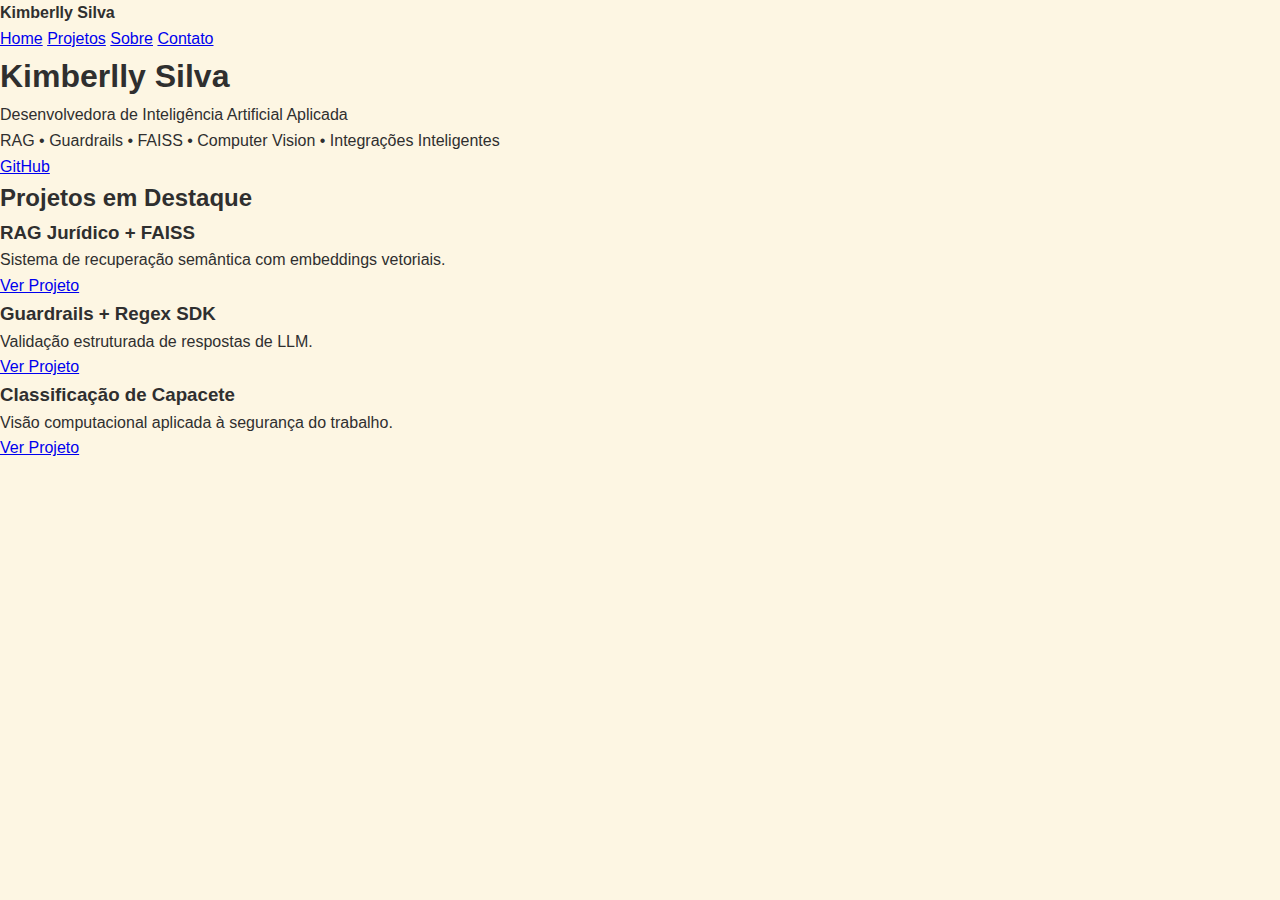
<file: index.html>
<!DOCTYPE html>
<html lang="pt-br">
<head>
<meta charset="UTF-8">
<title>Kimberlly Silva | IA Aplicada</title>
<link rel="stylesheet" href="style.css">
</head>
<body>

<nav>
<div><strong>Kimberlly Silva</strong></div>
<div>
<a href="index.html">Home</a>
<a href="projetos.html">Projetos</a>
<a href="#">Sobre</a>
<a href="#">Contato</a>
</div>
</nav>

<header>
<h1>Kimberlly Silva</h1>
<p>Desenvolvedora de Inteligência Artificial Aplicada</p>
<p>RAG • Guardrails • FAISS • Computer Vision • Integrações Inteligentes</p>

<a href="https://github.com/SEU-USUARIO" target="_blank" class="button github-btn">
GitHub
</a>
</header>

<section class="section">
<h2>Projetos em Destaque</h2>

<div class="cards">

<div class="card">
<h3>RAG Jurídico + FAISS</h3>
<p>Sistema de recuperação semântica com embeddings vetoriais.</p>
<a href="projeto-rag.html" class="button">Ver Projeto</a>
</div>

<div class="card">
<h3>Guardrails + Regex SDK</h3>
<p>Validação estruturada de respostas de LLM.</p>
<a href="projeto-guardrails.html" class="button">Ver Projeto</a>
</div>

<div class="card">
<h3>Classificação de Capacete</h3>
<p>Visão computacional aplicada à segurança do trabalho.</p>
<a href="projeto-cv.html" class="button">Ver Projeto</a>
</div>

</div>
</section>

</body>
</html>
</file>
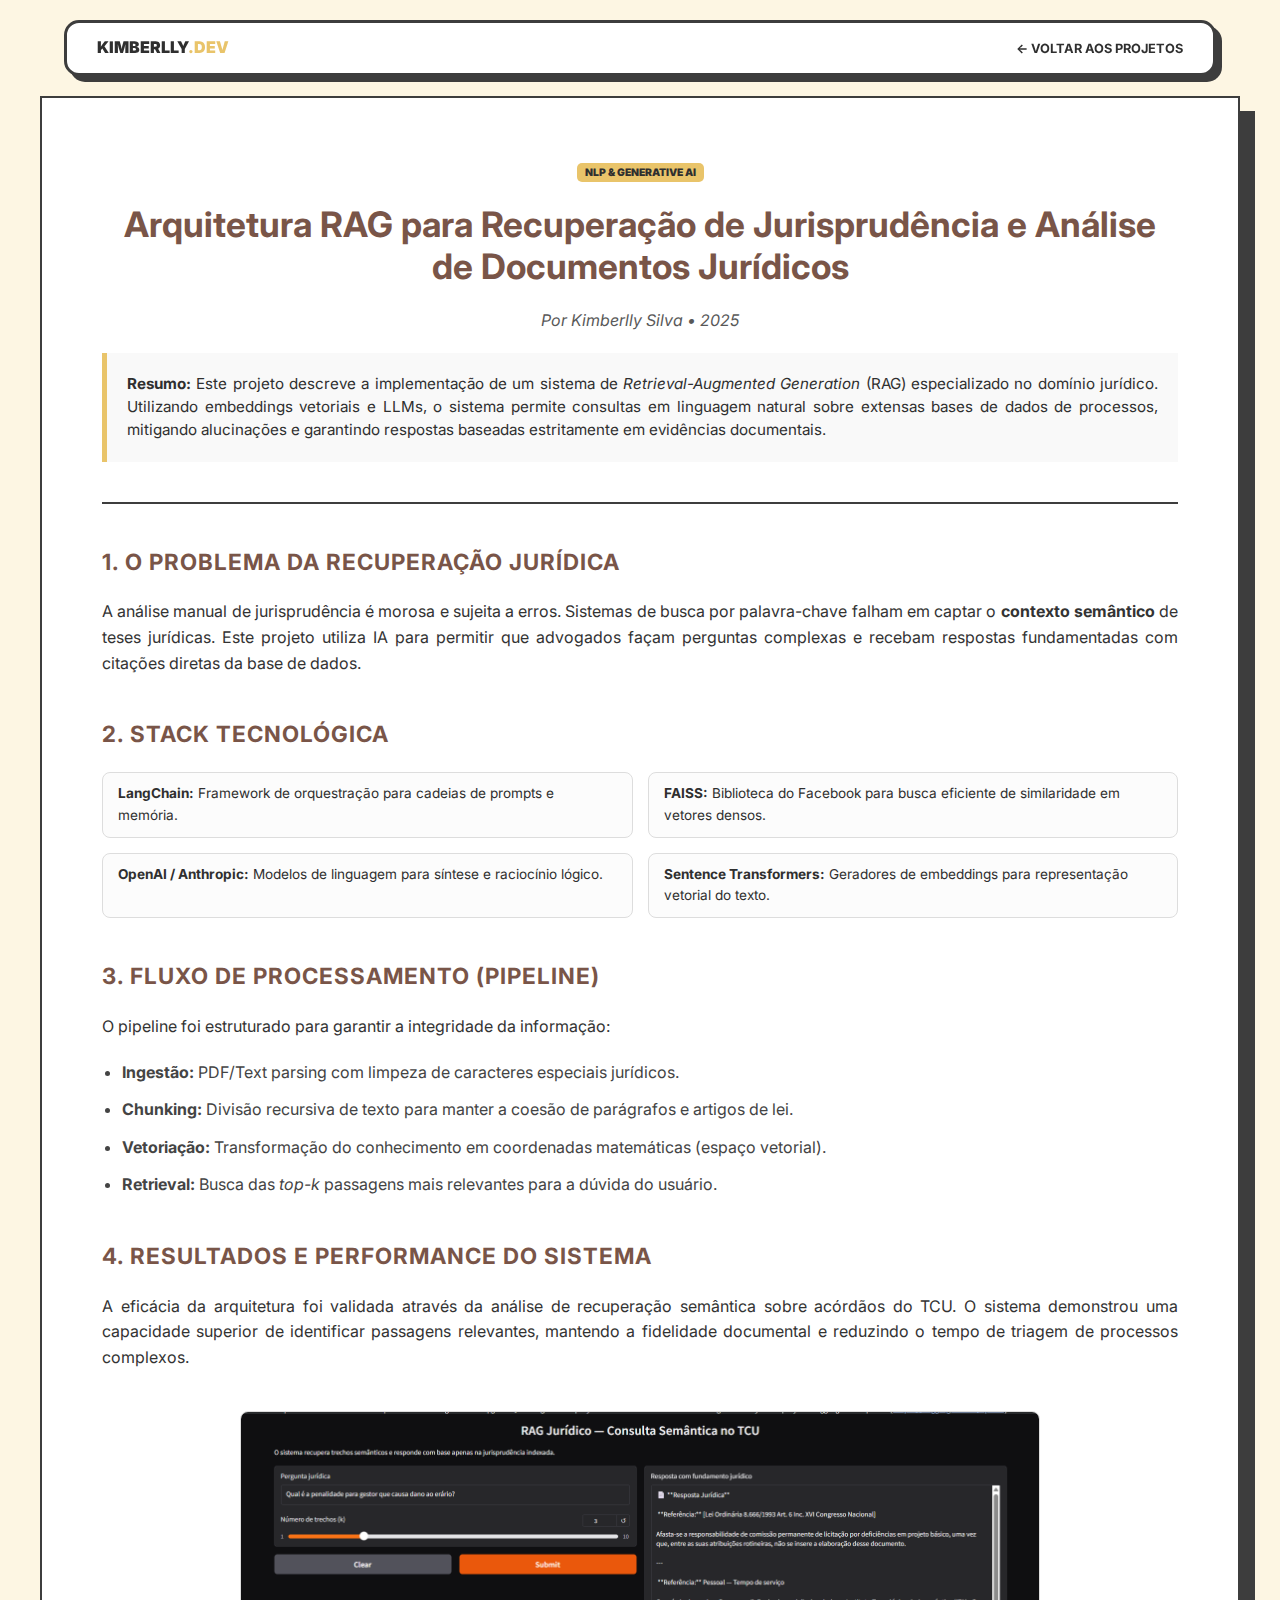
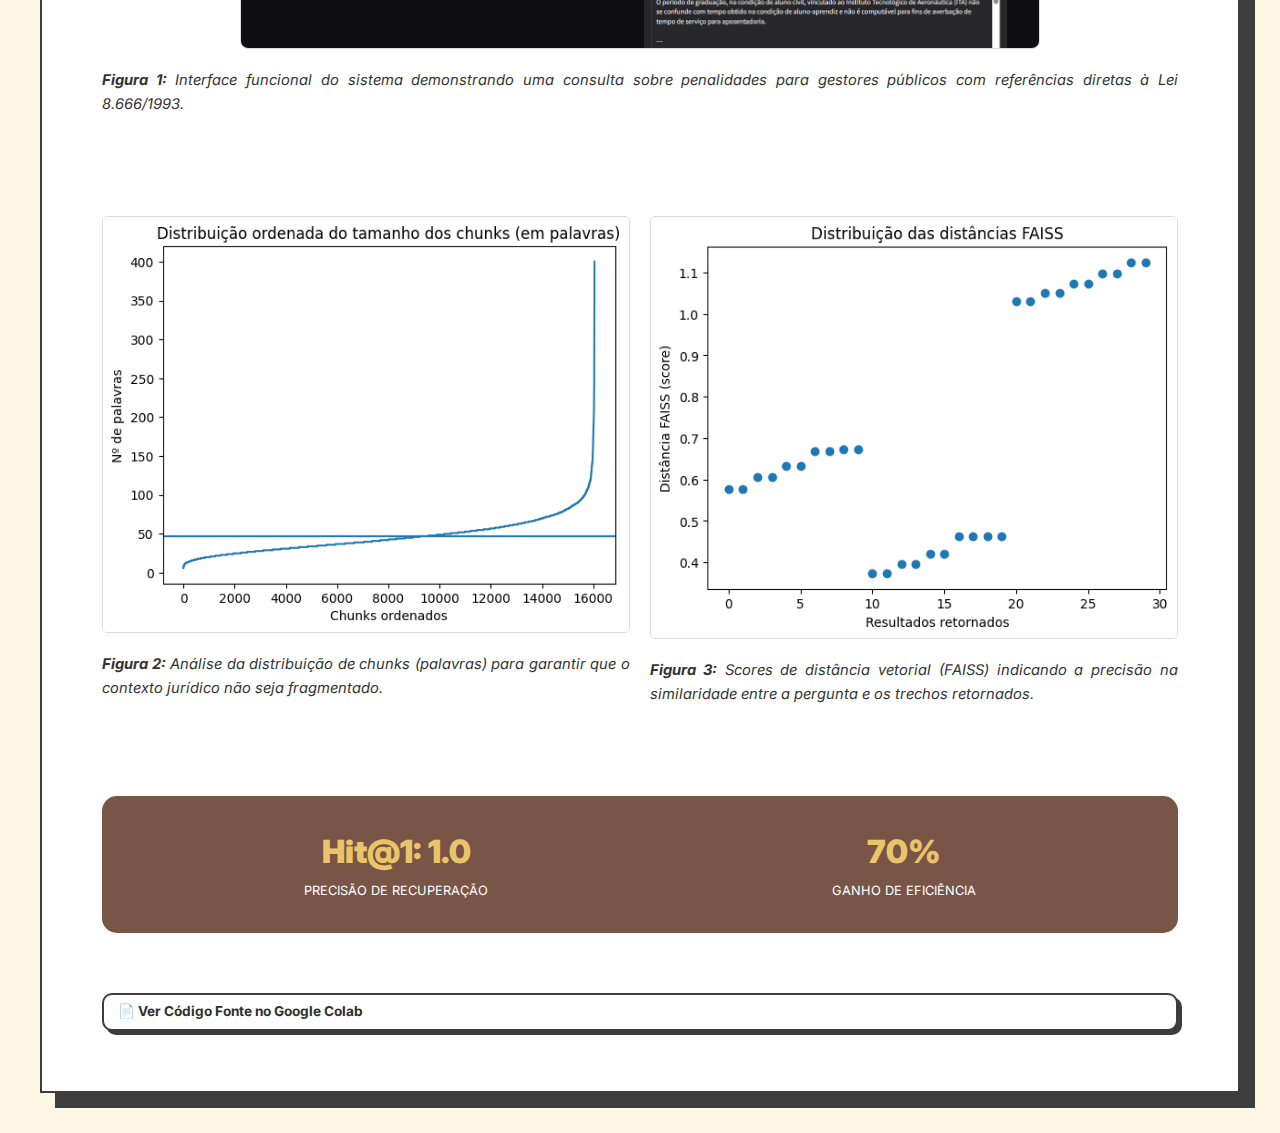
<file: projeto-rag.html>
<!DOCTYPE html>
<html lang="pt-br">
<head>
    <meta charset="UTF-8">
    <meta name="viewport" content="width=device-width, initial-scale=1.0">
    <title>RAG Jurídico - Kimberlly Silva</title>
    <link rel="stylesheet" href="style.css">
    <link href="https://fonts.googleapis.com/css2?family=Inter:wght@400;600;700;900&display=swap" rel="stylesheet">
</head>
<body class="project-detail-page">

    <nav class="navbar">
        <div class="nav-container">
            <a href="index.html" class="nav-logo">KIMBERLLY<span>.DEV</span></a>
            <ul class="nav-links">
                <li><a href="index.html#projects">← Voltar aos Projetos</a></li>
            </ul>
        </div>
    </nav>

    <main class="paper-container">
        <header class="paper-header">
            <span class="badge">NLP & Generative AI</span>
            <h1>Arquitetura RAG para Recuperação de Jurisprudência e Análise de Documentos Jurídicos</h1>
            <p class="paper-authors">Por Kimberlly Silva • 2025</p>
            
            <div class="paper-abstract">
                <strong>Resumo:</strong> Este projeto descreve a implementação de um sistema de <em>Retrieval-Augmented Generation</em> (RAG) especializado no domínio jurídico. Utilizando embeddings vetoriais e LLMs, o sistema permite consultas em linguagem natural sobre extensas bases de dados de processos, mitigando alucinações e garantindo respostas baseadas estritamente em evidências documentais.
            </div>
        </header>

        <hr class="paper-divider">

        <article class="paper-body">
            <section>
                <h2>1. O Problema da Recuperação Jurídica</h2>
                <p>A análise manual de jurisprudência é morosa e sujeita a erros. Sistemas de busca por palavra-chave falham em captar o <strong>contexto semântico</strong> de teses jurídicas. Este projeto utiliza IA para permitir que advogados façam perguntas complexas e recebam respostas fundamentadas com citações diretas da base de dados.</p>
            </section>

            <section>
                <h2>2. Stack Tecnológica</h2>
                <div class="tools-grid">
                    <div class="tool-card"><strong>LangChain:</strong> Framework de orquestração para cadeias de prompts e memória.</div>
                    <div class="tool-card"><strong>FAISS:</strong> Biblioteca do Facebook para busca eficiente de similaridade em vetores densos.</div>
                    <div class="tool-card"><strong>OpenAI / Anthropic:</strong> Modelos de linguagem para síntese e raciocínio lógico.</div>
                    <div class="tool-card"><strong>Sentence Transformers:</strong> Geradores de embeddings para representação vetorial do texto.</div>
                </div>
            </section>

            <section>
                <h2>3. Fluxo de Processamento (Pipeline)</h2>
                <p>O pipeline foi estruturado para garantir a integridade da informação:</p>
                <ul style="margin-bottom: 20px; padding-left: 20px;">
                    <li><strong>Ingestão:</strong> PDF/Text parsing com limpeza de caracteres especiais jurídicos.</li>
                    <li><strong>Chunking:</strong> Divisão recursiva de texto para manter a coesão de parágrafos e artigos de lei.</li>
                    <li><strong>Vetoriação:</strong> Transformação do conhecimento em coordenadas matemáticas (espaço vetorial).</li>
                    <li><strong>Retrieval:</strong> Busca das <em>top-k</em> passagens mais relevantes para a dúvida do usuário.</li>
                </ul>
            </section>

            <section>
            <h2>4. Resultados e Performance do Sistema</h2>
            <p>
                A eficácia da arquitetura foi validada através da análise de recuperação semântica sobre acórdãos do TCU. O sistema demonstrou uma capacidade superior de identificar passagens relevantes, mantendo a fidelidade documental e reduzindo o tempo de triagem de processos complexos.
            </p>

            <div class="figure-box">
                <img src="img/RAGjuri/interface.png" alt="Interface do RAG Jurídico — Consulta Semântica no TCU" style="max-width: 800px;">
                <p class="figure-caption"><strong>Figura 1:</strong> Interface funcional do sistema demonstrando uma consulta sobre penalidades para gestores públicos com referências diretas à Lei 8.666/1993.</p>
            </div>

            <div class="paper-media-grid">
                <div class="figure-box">
                    <img src="img/RAGjuri/resulta1.png" alt="Distribuição ordenada do tamanho dos chunks">
                    <p class="figure-caption"><strong>Figura 2:</strong> Análise da distribuição de chunks (palavras) para garantir que o contexto jurídico não seja fragmentado.</p>
                </div>
                <div class="figure-box">
                    <img src="img/RAGjuri/resulta2.png" alt="Distribuição das distâncias FAISS">
                    <p class="figure-caption"><strong>Figura 3:</strong> Scores de distância vetorial (FAISS) indicando a precisão na similaridade entre a pergunta e os trechos retornados.</p>
                </div>
            </div>

            <div class="metrics-focus">
                <div class="metric-item">
                    <span class="metric-value">Hit@1: 1.0</span>
                    <span class="metric-label">Precisão de Recuperação</span>
                </div>
                <div class="metric-item">
                    <span class="metric-value">70%</span>
                    <span class="metric-label">Ganho de Eficiência</span>
                </div>
            </div>
        </section>
        </article>

        <footer class="paper-actions">
            <a href="https://colab.research.google.com/drive/1ObcjjyAN-PDtmuZX7SGafLCryqCOxLvN" target="_blank" class="skill-pill">
               📄 Ver Código Fonte no Google Colab
            </a>
        </footer
    </main>

</body>
</html>
</file>
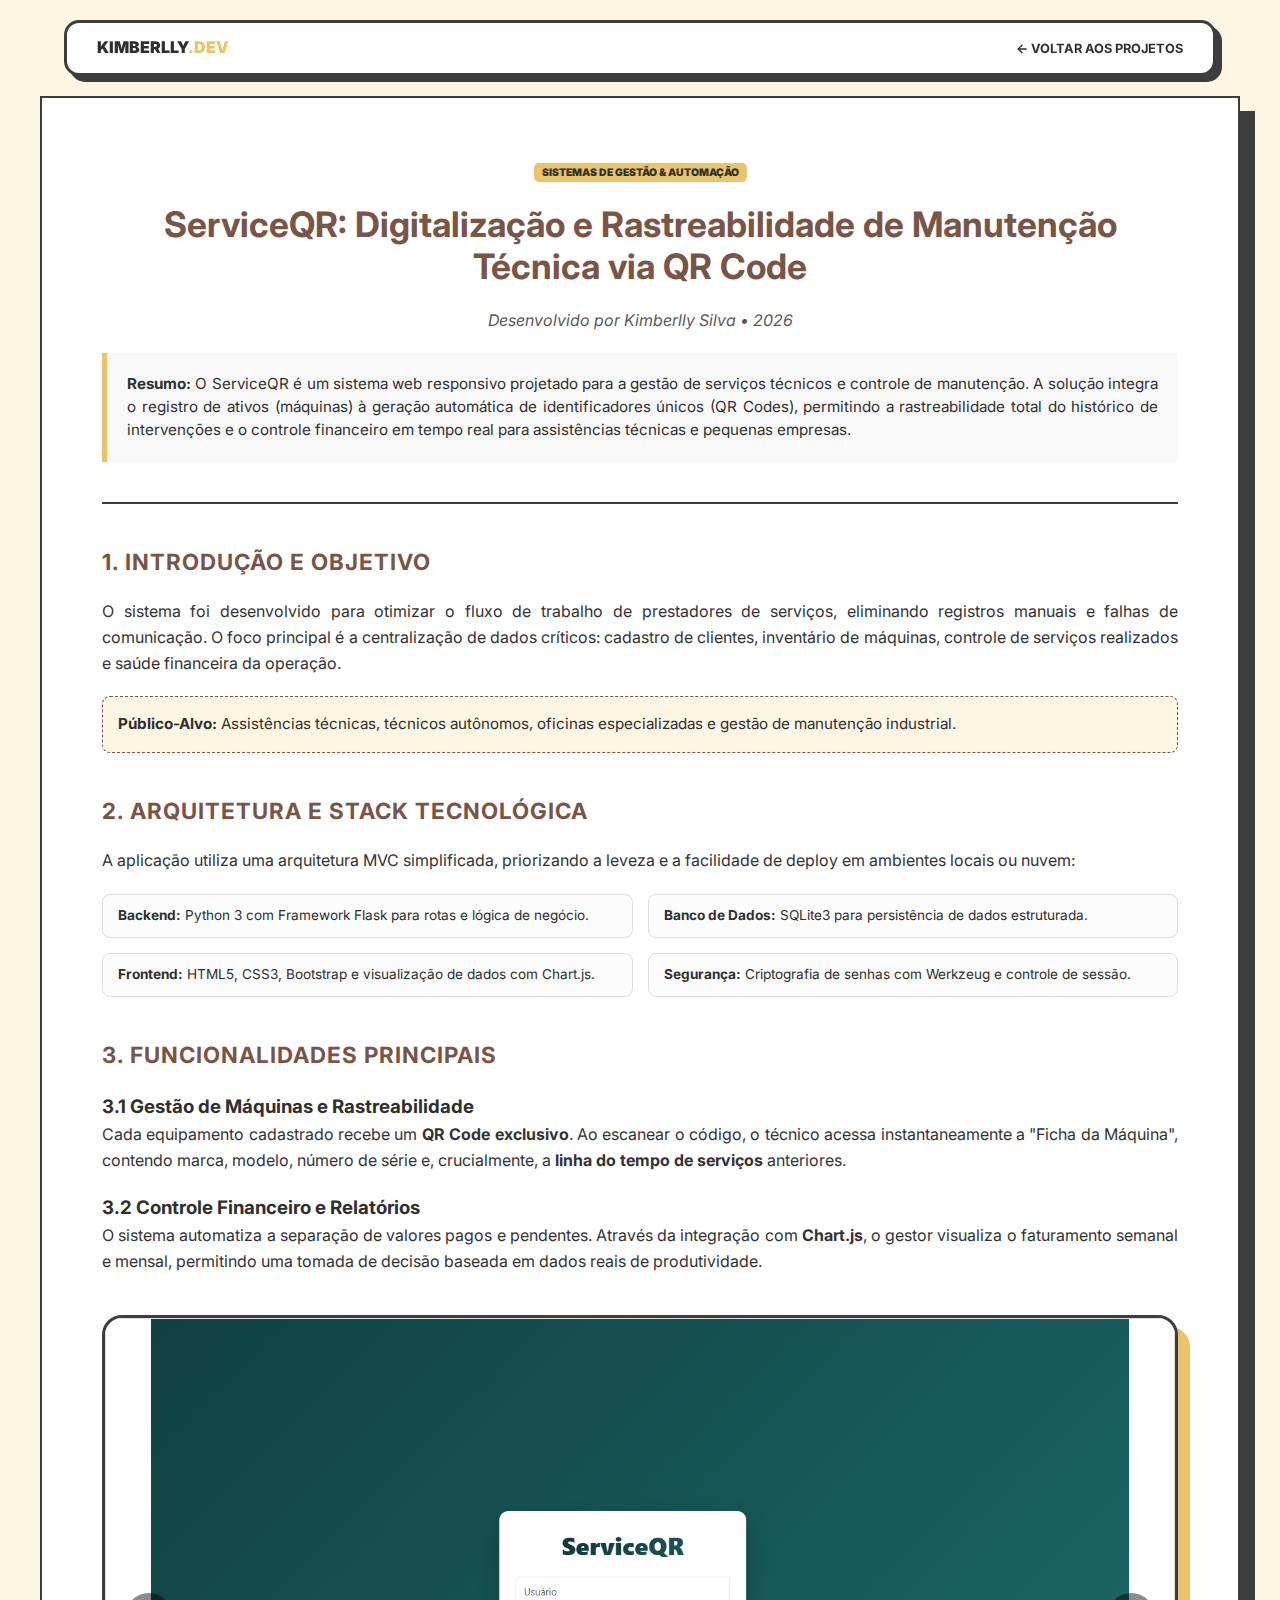
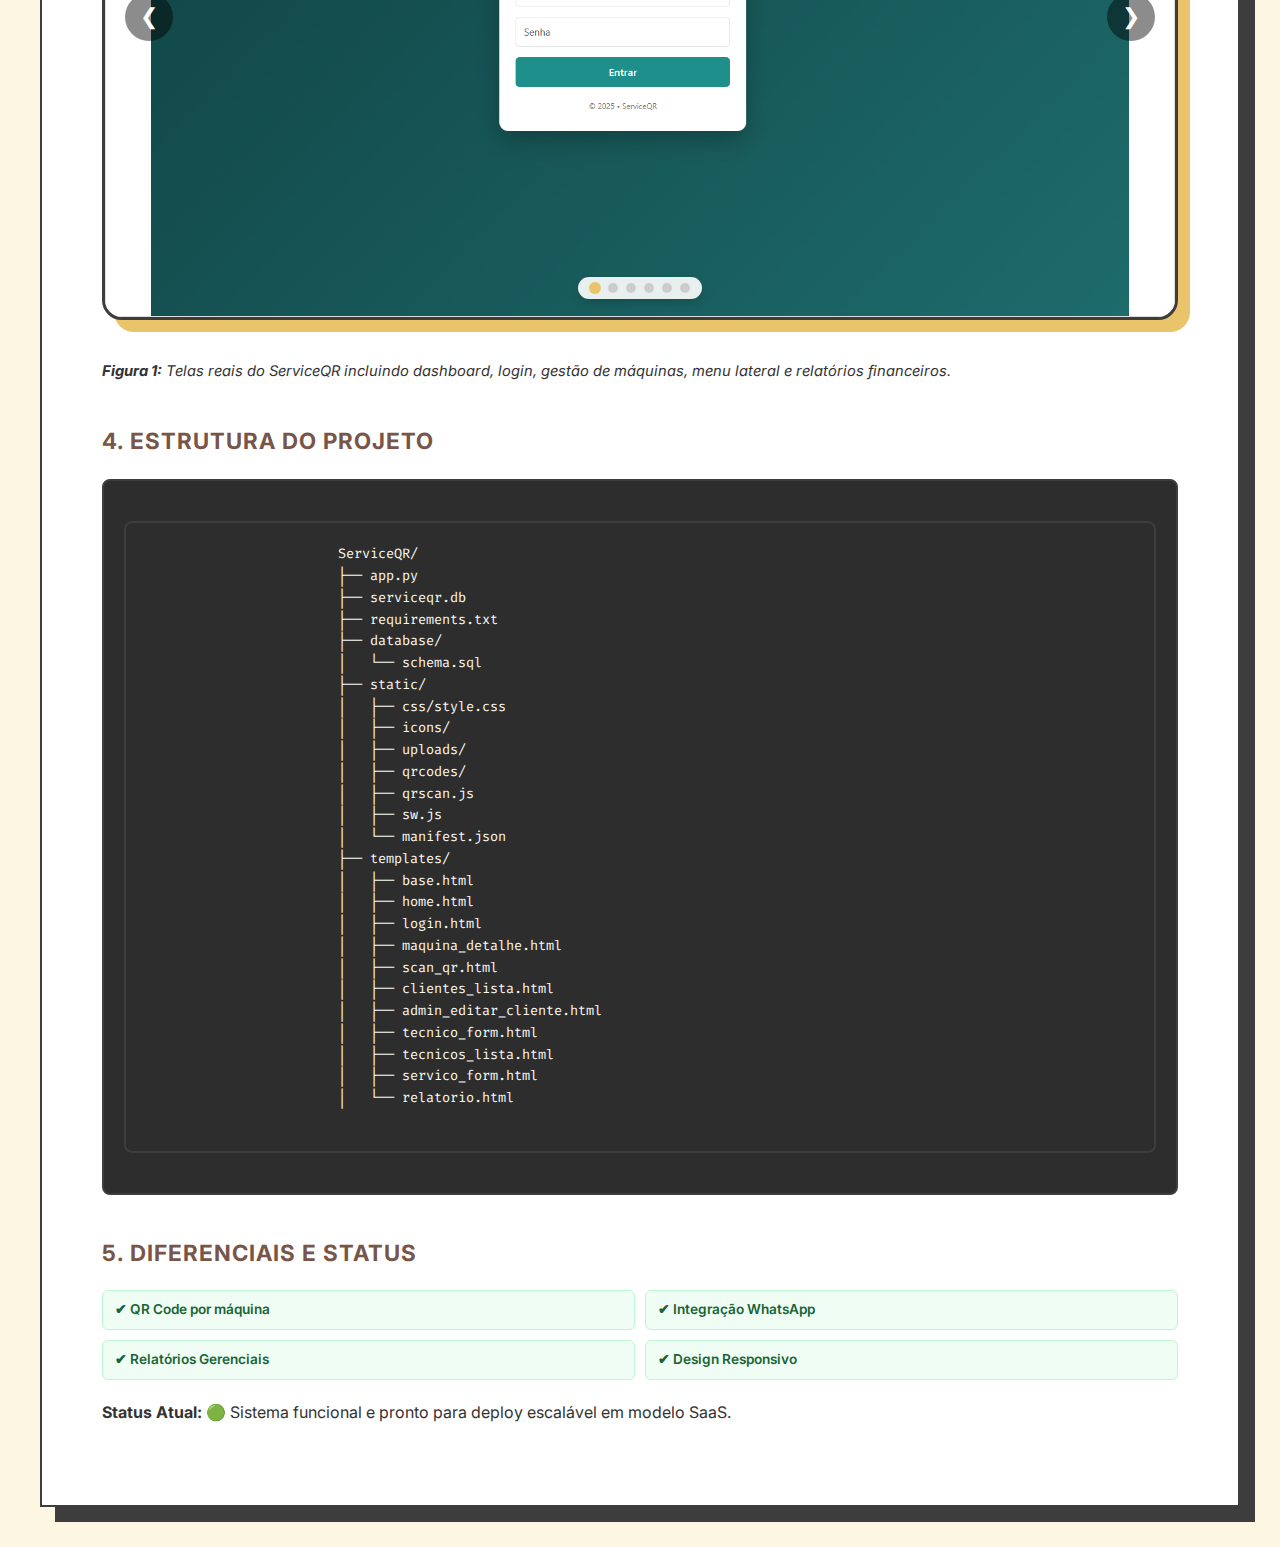
<file: projeto-serviceqr.html>
<!DOCTYPE html>
<html lang="pt-br">
<head>
    <meta charset="UTF-8">
    <meta name="viewport" content="width=device-width, initial-scale=1.0">
    <title>ServiceQR - Kimberlly Silva</title>
    <link rel="stylesheet" href="style.css">
    <link href="https://fonts.googleapis.com/css2?family=Inter:wght@400;600;700;900&family=Fira+Code:wght@400;600&display=swap" rel="stylesheet">
</head>
<body class="project-detail-page">

    <nav class="navbar">
        <div class="nav-container">
            <a href="index.html" class="nav-logo">KIMBERLLY<span>.DEV</span></a>
            <ul class="nav-links">
                <li><a href="index.html#projects">← Voltar aos Projetos</a></li>
            </ul>
        </div>
    </nav>

    <main class="paper-container">
        <header class="paper-header">
            <span class="badge">Sistemas de Gestão & Automação</span>
            <h1>ServiceQR: Digitalização e Rastreabilidade de Manutenção Técnica via QR Code</h1>
            <p class="paper-authors">Desenvolvido por Kimberlly Silva • 2026</p>
            
            <div class="paper-abstract">
                <strong>Resumo:</strong> O ServiceQR é um sistema web responsivo projetado para a gestão de serviços técnicos e controle de manutenção. A solução integra o registro de ativos (máquinas) à geração automática de identificadores únicos (QR Codes), permitindo a rastreabilidade total do histórico de intervenções e o controle financeiro em tempo real para assistências técnicas e pequenas empresas.
            </div>
        </header>

        <hr class="paper-divider">

        <article class="paper-body">
            
            <section>
                <h2>1. Introdução e Objetivo</h2>
                <p>O sistema foi desenvolvido para otimizar o fluxo de trabalho de prestadores de serviços, eliminando registros manuais e falhas de comunicação. O foco principal é a centralização de dados críticos: cadastro de clientes, inventário de máquinas, controle de serviços realizados e saúde financeira da operação.</p>
                <div class="target-audience">
                    <strong>Público-Alvo:</strong> Assistências técnicas, técnicos autônomos, oficinas especializadas e gestão de manutenção industrial.
                </div>
            </section>

            <section>
                <h2>2. Arquitetura e Stack Tecnológica</h2>
                <p>A aplicação utiliza uma arquitetura MVC simplificada, priorizando a leveza e a facilidade de deploy em ambientes locais ou nuvem:</p>
                <div class="tools-grid">
                    <div class="tool-card"><strong>Backend:</strong> Python 3 com Framework Flask para rotas e lógica de negócio.</div>
                    <div class="tool-card"><strong>Banco de Dados:</strong> SQLite3 para persistência de dados estruturada.</div>
                    <div class="tool-card"><strong>Frontend:</strong> HTML5, CSS3, Bootstrap e visualização de dados com Chart.js.</div>
                    <div class="tool-card"><strong>Segurança:</strong> Criptografia de senhas com Werkzeug e controle de sessão.</div>
                </div>
            </section>

            <section>
                <h2>3. Funcionalidades Principais</h2>
                
                <h3>3.1 Gestão de Máquinas e Rastreabilidade</h3>
                <p>Cada equipamento cadastrado recebe um <strong>QR Code exclusivo</strong>. Ao escanear o código, o técnico acessa instantaneamente a "Ficha da Máquina", contendo marca, modelo, número de série e, crucialmente, a <strong>linha do tempo de serviços</strong> anteriores.</p>

                <h3>3.2 Controle Financeiro e Relatórios</h3>
                <p>O sistema automatiza a separação de valores pagos e pendentes. Através da integração com <strong>Chart.js</strong>, o gestor visualiza o faturamento semanal e mensal, permitindo uma tomada de decisão baseada em dados reais de produtividade.</p>
            

                <a href="projeto-serviceqr.html" class="project-card-link">

                <div class="figure-slider">

                    <div class="slides">

                        <div class="slide active">
                            <img src="img/servqr/login.png" alt="">
                        </div>

                        <div class="slide">
                            <img src="img/servqr/home.png" alt="">
                        </div>

                        <div class="slide">
                            <img src="img/servqr/dadosmaquina.png" alt="">
                        </div>

                        <div class="slide">
                            <img src="img/servqr/dadosmaquina2.png" alt="">
                        </div>

                        <div class="slide">
                            <img src="img/servqr/menulateral.png" alt="">
                        </div>

                        <div class="slide">
                            <img src="img/servqr/relatorio.png" alt="">
                        </div>

                    </div>

                    <button type="button" class="slider-btn prev">❮</button>
                    <button type="button" class="slider-btn next">❯</button>

                    <div class="slider-indicators">
                        <span class="dot active"></span>
                        <span class="dot"></span>
                        <span class="dot"></span>
                        <span class="dot"></span>
                        <span class="dot"></span>
                        <span class="dot"></span>
                    </div>

                </div>

                <p class="figure-caption">
                <strong>Figura 1:</strong> Telas reais do ServiceQR incluindo dashboard,
                login, gestão de máquinas, menu lateral e relatórios financeiros.
                </p>
            </section>

            <section>
                <h2>4. Estrutura do Projeto</h2>
                <div class="code-structure">
                    <pre class="code-structure">
                        ServiceQR/
                        ├── app.py
                        ├── serviceqr.db
                        ├── requirements.txt
                        ├── database/
                        │   └── schema.sql
                        ├── static/
                        │   ├── css/style.css
                        │   ├── icons/
                        │   ├── uploads/
                        │   ├── qrcodes/
                        │   ├── qrscan.js
                        │   ├── sw.js
                        │   └── manifest.json
                        ├── templates/
                        │   ├── base.html
                        │   ├── home.html
                        │   ├── login.html
                        │   ├── maquina_detalhe.html
                        │   ├── scan_qr.html
                        │   ├── clientes_lista.html
                        │   ├── admin_editar_cliente.html
                        │   ├── tecnico_form.html
                        │   ├── tecnicos_lista.html
                        │   ├── servico_form.html
                        │   └── relatorio.html
                        </pre>
                </div>
            </section>

            <section>
                <h2>5. Diferenciais e Status</h2>
                <div class="status-grid">
                    <div class="status-item">✔ QR Code por máquina</div>
                    <div class="status-item">✔ Integração WhatsApp</div>
                    <div class="status-item">✔ Relatórios Gerenciais</div>
                    <div class="status-item">✔ Design Responsivo</div>
                </div>
                <p style="margin-top: 20px;"><strong>Status Atual:</strong> 🟢 Sistema funcional e pronto para deploy escalável em modelo SaaS.</p>
            </section>

        </article>
    </main>

        <script>

        document.addEventListener("DOMContentLoaded", function(){

        const slides = document.querySelectorAll(".slide");
        const dots = document.querySelectorAll(".dot");

        const next = document.querySelector(".next");
        const prev = document.querySelector(".prev");

        let index = 0;
        let autoplay;

        function showSlide(i){

        slides.forEach((slide, n)=>{
        slide.classList.remove("active");
        dots[n].classList.remove("active");
        });

        slides[i].classList.add("active");
        dots[i].classList.add("active");

        index = i;

        }

        function nextSlide(){

        let i = (index + 1) % slides.length;
        showSlide(i);

        }

        function prevSlide(){

        let i = (index - 1 + slides.length) % slides.length;
        showSlide(i);

        }

       dots.forEach((dot, i)=>{
            dot.addEventListener("click", function(e){
                e.preventDefault();
                showSlide(i);
            });
        });

        dots.forEach((dot, i)=>{
        dot.addEventListener("click", ()=> showSlide(i));
        });

        function startAuto(){
        autoplay = setInterval(nextSlide, 3000);
        }

        function stopAuto(){
        clearInterval(autoplay);
        }

        const slider = document.querySelector(".figure-slider");

        slider.addEventListener("mouseenter", stopAuto);
        slider.addEventListener("mouseleave", startAuto);

        startAuto();

        });

        </script>

</body>
</html>
</file>
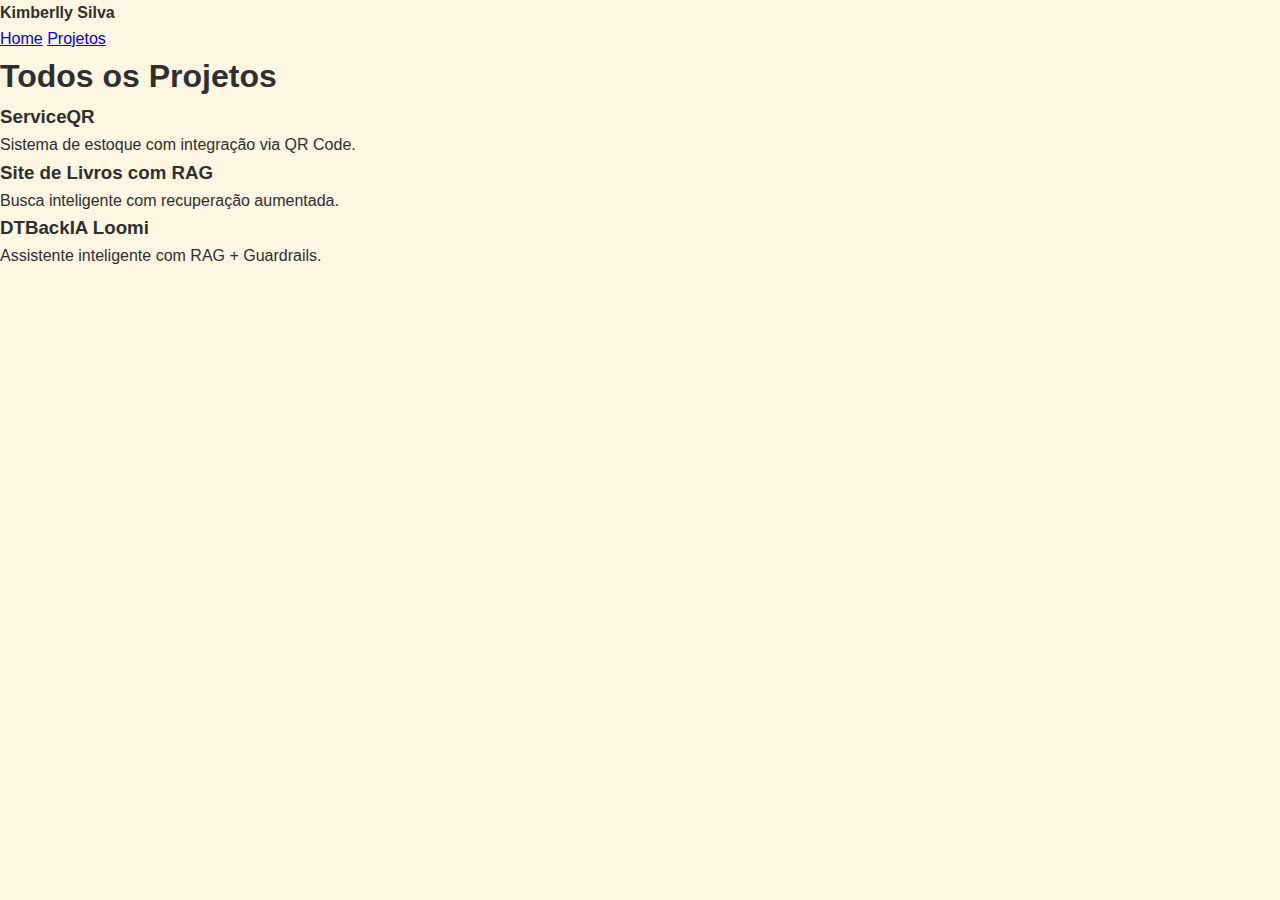
<file: projetos.html>
<!DOCTYPE html>
<html lang="pt-br">
<head>
<meta charset="UTF-8">
<title>Projetos | Kimberlly Silva</title>
<link rel="stylesheet" href="style.css">
</head>
<body>

<nav>
<div><strong>Kimberlly Silva</strong></div>
<div>
<a href="index.html">Home</a>
<a href="projetos.html">Projetos</a>
</div>
</nav>

<section class="section">
<h1>Todos os Projetos</h1>

<div class="cards">

<div class="card">
<h3>ServiceQR</h3>
<p>Sistema de estoque com integração via QR Code.</p>
</div>

<div class="card">
<h3>Site de Livros com RAG</h3>
<p>Busca inteligente com recuperação aumentada.</p>
</div>

<div class="card">
<h3>DTBackIA Loomi</h3>
<p>Assistente inteligente com RAG + Guardrails.</p>
</div>

</div>
</section>

</body>
</html>
</file>
<file: style.css>
/* --- CONFIGURAÇÕES BASE --- */
:root {
    --bg-main: #FDF6E3;
    --accent-brown: #795548;
    --accent-yellow: #E9C46A;
    --card-border: #3D3D3D;
    --card-shadow: #BC8F8F;
    --text-dark: #2F2F2F;
    --white: #FFFFFF;
}

*{margin:0;padding:0;box-sizing:border-box;}

body{
background-color:var(--bg-main);
color:var(--text-dark);
font-family:'Inter',sans-serif;
background-image:url("https://www.transparenttextures.com/patterns/natural-paper.png");
line-height:1.6;
}

/* --- NAVBAR --- */

.navbar{
position:sticky;
top:20px;
z-index:1000;
padding:0 5%;
margin-bottom:10px;
}

.nav-container{
background:var(--white);
border:3px solid var(--card-border);
border-radius:15px;
display:flex;
justify-content:space-between;
align-items:center;
padding:12px 30px;
box-shadow:6px 6px 0px var(--card-border);
}

.nav-logo{
font-weight:900;
text-decoration:none;
color:var(--text-dark);
}

.nav-logo span{color:var(--accent-yellow);}

.nav-links{
list-style:none;
display:flex;
gap:20px;
align-items:center;
}

.nav-links li a{
text-decoration:none;
color:var(--text-dark);
font-weight:700;
font-size:.8rem;
text-transform:uppercase;
}

.nav-cta{
background:var(--accent-yellow)!important;
padding:8px 15px;
border:2px solid var(--card-border);
border-radius:8px;
box-shadow:3px 3px 0px var(--card-border);
}

/* HERO LAYOUT */

.main-container{
max-width:1200px;
margin:0 auto;
padding:0 5%;
}

.hero-layout{
display:flex;
gap:40px;
padding:50px 0 30px 0;
align-items:flex-start;
}

.hero-left{flex:1;}
.hero-right{flex:1.2;}

.hero-right p{margin-bottom:12px;}

.hero-left h1{
font-size:3rem;
color:var(--accent-brown);
line-height:1.1;
font-weight:900;
margin-bottom:8px;
}

.tagline{
max-width:320px;
margin-bottom:18px;
color:#444;
}

.group-subtitle{
font-size:.9rem;
text-transform:uppercase;
color:var(--accent-brown);
margin:10px 0 6px;
font-weight:900;
}

.skills-wrapper,.social-links-flow{
display:flex;
flex-wrap:wrap;
gap:10px;
margin-top:6px;
}

.skill-pill{
background:var(--white);
border:2px solid var(--card-border);
padding:6px 14px;
border-radius:10px;
font-weight:700;
font-size:.85rem;
box-shadow:4px 4px 0px var(--card-border);
text-decoration:none;
color:var(--text-dark);
display:flex;
align-items:center;
gap:8px;
transition:.2s;
}

.skill-pill:hover{
transform:translate(-2px,-2px);
box-shadow:6px 6px 0px var(--accent-yellow);
}

/* METRICS */

.metrics{
display:flex;
gap:28px;
margin:18px 0;
font-weight:700;
}

.metric{
font-size:.85rem;
color:#444;
}

.metric span{
display:block;
font-size:1.4rem;
color:var(--accent-brown);
font-weight:900;
}

/* EXPERIÊNCIA */

.experience-clean{
margin:30px 0;
padding-left:10px;
}

.section-subtitle{
font-size:1.1rem;
color:var(--accent-brown);
margin-bottom:18px;
text-transform:uppercase;
letter-spacing:1px;
}

.exp-list{
display:flex;
flex-direction:column;
gap:25px;
border-left:2px solid var(--accent-yellow);
padding-left:22px;
}

.exp-row{position:relative;}

.exp-marker{
position:absolute;
left:-29px;
top:8px;
width:12px;
height:12px;
background:var(--bg-main);
border:3px solid var(--accent-brown);
border-radius:50%;
}

.exp-header{
display:flex;
justify-content:space-between;
align-items:flex-start;
gap:20px;
}

.exp-header h4{
flex:1;
margin:0;
}

.exp-header .highlight{
color:var(--accent-brown);
font-weight:900;
}

.exp-date{
font-family:'Fira Code',monospace;
font-size:.8rem;
color:var(--accent-brown);
font-weight:600;
white-space:nowrap;
}

.exp-details p{
font-size:.92rem;
color:#444;
max-width:650px;
line-height:1.4;
}

/* PROJETOS */

.projects-section{
padding:40px 0;
text-align:center;
}

.section-title{
font-size:2rem;
text-transform:uppercase;
margin-bottom:30px;
color:var(--accent-brown);
}

.projects-grid-3{
display:grid;
grid-template-columns:repeat(2,1fr);
gap:20px;
}

.project-card-box{
width:100%;
height:280px;
background-size:cover;
background-position:center;
border:3px solid var(--card-border);
border-radius:18px;
box-shadow:6px 6px 0px var(--card-shadow);
display:flex;
flex-direction:column;
justify-content:flex-end;
overflow:hidden;
transition:.3s ease;
}

.project-card-box:hover{
transform:translateY(-6px);
box-shadow:10px 10px 0px var(--accent-yellow);
}

.project-card-link{
text-decoration:none;
color:inherit;
}

.card-content{
padding:20px;
background:linear-gradient(transparent,rgba(0,0,0,.85));
}

.card-content h3{
font-size:1.2rem;
color:white;
margin:6px 0;
}

.card-content p{
color:rgba(255,255,255,.9);
font-size:.85rem;
}

.badge{
background:var(--accent-yellow);
color:var(--text-dark);
padding:3px 8px;
font-weight:900;
font-size:.65rem;
border-radius:5px;
text-transform:uppercase;
}

/* PORTFÓLIO LAYOUT */

.portfolio-layout{
display:grid;
grid-template-columns:420px 1fr;
gap:50px;
max-width:1200px;
margin:auto;
padding:50px 5%;
}

.left-panel{
position:sticky;
top:120px;
height:fit-content;
}

.right-panel section{
margin-bottom:50px;
}

.left-panel h1{
font-size:3rem;
color:var(--accent-brown);
font-weight:900;
margin-bottom:8px;
}

.left-panel h2{
font-size:1.3rem;
margin-bottom:10px;
}

/* FOOTER */

.footer{
text-align:center;
margin-top:50px;
padding:25px;
font-size:.9rem;
color:#666;
}

/* RESPONSIVIDADE */

@media(max-width:1024px){
.projects-grid-3{
grid-template-columns:repeat(2,1fr);
}
}

@media(max-width:768px){

.hero-layout{
flex-direction:column;
gap:25px;
padding:30px 0;
}

.projects-grid-3{
grid-template-columns:1fr;
}

.hero-left h1{
font-size:2.4rem;
}

.portfolio-layout{
grid-template-columns:1fr;
gap:30px;
}

.left-panel{
position:relative;
top:auto;
}

}

/* --- ESTILO PÁGINA CIENTÍFICA (PAPER) --- */
.paper-container {
    max-width: 1200px; /* Largura de leitura confortável */
    margin: 40px auto;
    background: #fff;
    padding: 60px;
    border: 2px solid var(--card-border);
    box-shadow: 15px 15px 0px var(--card-border); /* Sombra Neo-Brutalista */
}

.paper-header { text-align: center; margin-bottom: 40px; }
.paper-header h1 { font-size: 2.2rem; margin: 20px 0; line-height: 1.2; color: var(--accent-brown); }
.paper-authors { font-style: italic; opacity: 0.8; margin-bottom: 20px; }

.paper-abstract {
    background: #f9f9f9;
    padding: 20px;
    border-left: 5px solid var(--accent-yellow);
    font-size: 0.95rem;
    text-align: justify;
    line-height: 1.5;
}

.paper-divider { border: none; border-top: 2px solid var(--card-border); margin: 40px 0; }

.paper-body h2 { 
    margin: 40px 0 20px; 
    font-size: 1.4rem; 
    text-transform: uppercase; 
    letter-spacing: 1px;
    color: var(--accent-brown);
}

.paper-body p { margin-bottom: 20px; text-align: justify; color: #333; }

/* Grids de ferramentas e métricas */
.tools-grid { display: grid; grid-template-columns: 1fr 1fr; gap: 15px; margin: 20px 0; }
.tool-card {
    padding: 15px;
    border: 1px solid #ddd;
    border-radius: 8px;
    font-size: 0.9rem;
    background: #fcfcfc;
}

.metrics-focus {
    display: flex;
    justify-content: space-around;
    background: var(--accent-brown);
    color: white;
    padding: 30px;
    border-radius: 15px;
    margin: 30px 0;
}

.metric-item { text-align: center; }
.metric-value { display: block; font-size: 2rem; font-weight: 900; color: var(--accent-yellow); }
.metric-label { font-size: 0.8rem; text-transform: uppercase; }

/* Legendas e Figuras */
.figure-box { margin: 40px 0; text-align: center; }
.figure-box img { width: 100%; border: 1px solid #eee; margin-bottom: 10px; }
.figure-caption { font-size: 0.85rem; color: #666; font-style: italic; }

.video-container-scientific {
    border: 3px solid var(--card-border);
    border-radius: 10px;
    overflow: hidden;
    box-shadow: 8px 8px 0px var(--accent-yellow);
}

.paper-actions { text-align: center; margin-top: 60px; }

/* Ajuste Mobile */
@media (max-width: 768px) {
    .paper-container { padding: 30px 20px; margin: 10px; }
    .tools-grid { grid-template-columns: 1fr; }
}

/* Reduzir o tamanho das figuras e vídeos no corpo do texto */
.figure-box img, 
.video-container-scientific video {
    width: 100%;           /* Ocupa 100% do contentor pai... */
    max-width: 600px;      /* ...mas não passa de 600px (ajuste este valor como preferir) */
    height: auto;
    display: block;
    margin: 0 auto;        /* Centraliza o elemento */
    border-radius: 8px;
    border: 2px solid var(--card-border);
}

/* Contentor do vídeo com sombra ajustada ao novo tamanho */
.video-container-scientific {
    max-width: 600px;      /* Mesma largura máxima */
    margin: 20px auto;     /* Centraliza o bloco do vídeo */
    box-shadow: 6px 6px 0px var(--accent-yellow);
}

/* Se a imagem de resultados (Figura 2) ainda estiver muito grande */
.metric-img {
    max-width: 500px;
    margin: 0 auto;
    display: block;
}

.tool-card {
    padding: 10px 15px; /* Padding reduzido */
    font-size: 0.85rem;
}

.paper-media {
    display: flex;
    gap: 20px;
    justify-content: center;
    flex-wrap: wrap; /* Para quebrar linha no telemóvel */
}

/* Centralização e escala de imagens científicas */
.paper-body img {
    width: 100%;
    max-width: 700px;
    height: auto;
    display: block;
    margin: 20px auto;
    border: 1px solid #ddd;
    border-radius: 8px;
}

/* Espaçamento extra para listas no artigo */
.paper-body ul li {
    margin-bottom: 12px;
    color: #444;
}

/* Layout para múltiplos gráficos científicos */
.paper-media-grid {
    display: grid;
    grid-template-columns: 1fr 1fr;
    gap: 20px;
    margin: 30px 0;
}

.paper-media-grid .figure-box img {
    width: 100%;
    height: auto;
    border: 1px solid #ddd;
    border-radius: 5px;
}

/* Responsividade para os gráficos */
@media (max-width: 768px) {
    .paper-media-grid {
        grid-template-columns: 1fr;
    }
}

/* Estilo para a Estrutura de Pastas (Código) */
.code-structure {
    background: #2d2d2d;
    color: #f8f8f2;
    padding: 20px;
    border-radius: 8px;
    font-family: 'Fira Code', monospace;
    font-size: 0.85rem;
    margin: 20px 0;
    overflow-x: auto;
    border: 2px solid var(--card-border);
}

/* Destaque para Público-Alvo */
.target-audience {
    background: var(--bg-main);
    padding: 15px;
    border-radius: 8px;
    border: 1px dashed var(--accent-brown);
    margin: 15px 0;
    font-size: 0.95rem;
}

/* Grid de Status/Diferenciais */
.status-grid {
    display: grid;
    grid-template-columns: repeat(2, 1fr);
    gap: 10px;
    margin-top: 20px;
}

.status-item {
    background: #f0fdf4; /* Verde bem claro */
    border: 1px solid #bbf7d0;
    color: #166534;
    padding: 8px 12px;
    border-radius: 6px;
    font-weight: 600;
    font-size: 0.85rem;
}

@media (max-width: 600px) {
    .status-grid { grid-template-columns: 1fr; }
}

/* ===== SERVICEQR SLIDER ===== */

.figure-slider{

position:relative;

width:100%;
max-width:1100px;

aspect-ratio:16/9;

margin:40px auto;

background:white;

border:3px solid var(--card-border);
border-radius:20px;

overflow:hidden;

box-shadow:12px 12px 0px var(--accent-yellow);

}

/* slides */

.slides{
position:relative;
width:100%;
height:100%;
}

.slide{

position:absolute;
top:0;
left:0;

width:100%;
height:100%;

display:flex;
align-items:center;
justify-content:center;

opacity:0;

transition:opacity .8s ease;

}

.slide.active{
opacity:1;
}

/* imagem */

.slide img{

max-width:100%;
max-height:100%;

object-fit:contain;

}

/* botões */

.slider-btn{

position:absolute;
top:50%;

transform:translateY(-50%);

width:48px;
height:48px;

border-radius:50%;

border:none;

background:rgba(0,0,0,0.45);

color:white;

font-size:22px;

cursor:pointer;

z-index:5;

transition:.2s;

}

.slider-btn:hover{
background:rgba(0,0,0,0.65);
}

.prev{
left:20px;
}

.next{
right:20px;
}

/* indicadores */

.slider-indicators{

position:absolute;

bottom:18px;
left:50%;

transform:translateX(-50%);

display:flex;
gap:8px;

background:rgba(255,255,255,0.9);

padding:6px 12px;

border-radius:20px;

box-shadow:0 4px 10px rgba(0,0,0,0.15);

}

.dot{

width:10px;
height:10px;

border-radius:50%;

background:#ccc;

cursor:pointer;

transition:.2s;

}

.dot.active{
background:var(--accent-yellow);
transform:scale(1.2);
}

/* legenda */

.figure-caption{

max-width:1100px;

margin:12px auto 0;

font-size:.92rem;

color:#666;

font-style:italic;

}

/* responsivo */

@media (max-width:768px){

.figure-slider{
border-radius:16px;
box-shadow:8px 8px 0px var(--accent-yellow);
}

.slider-btn{
width:38px;
height:38px;
font-size:18px;
}

}
</file>
